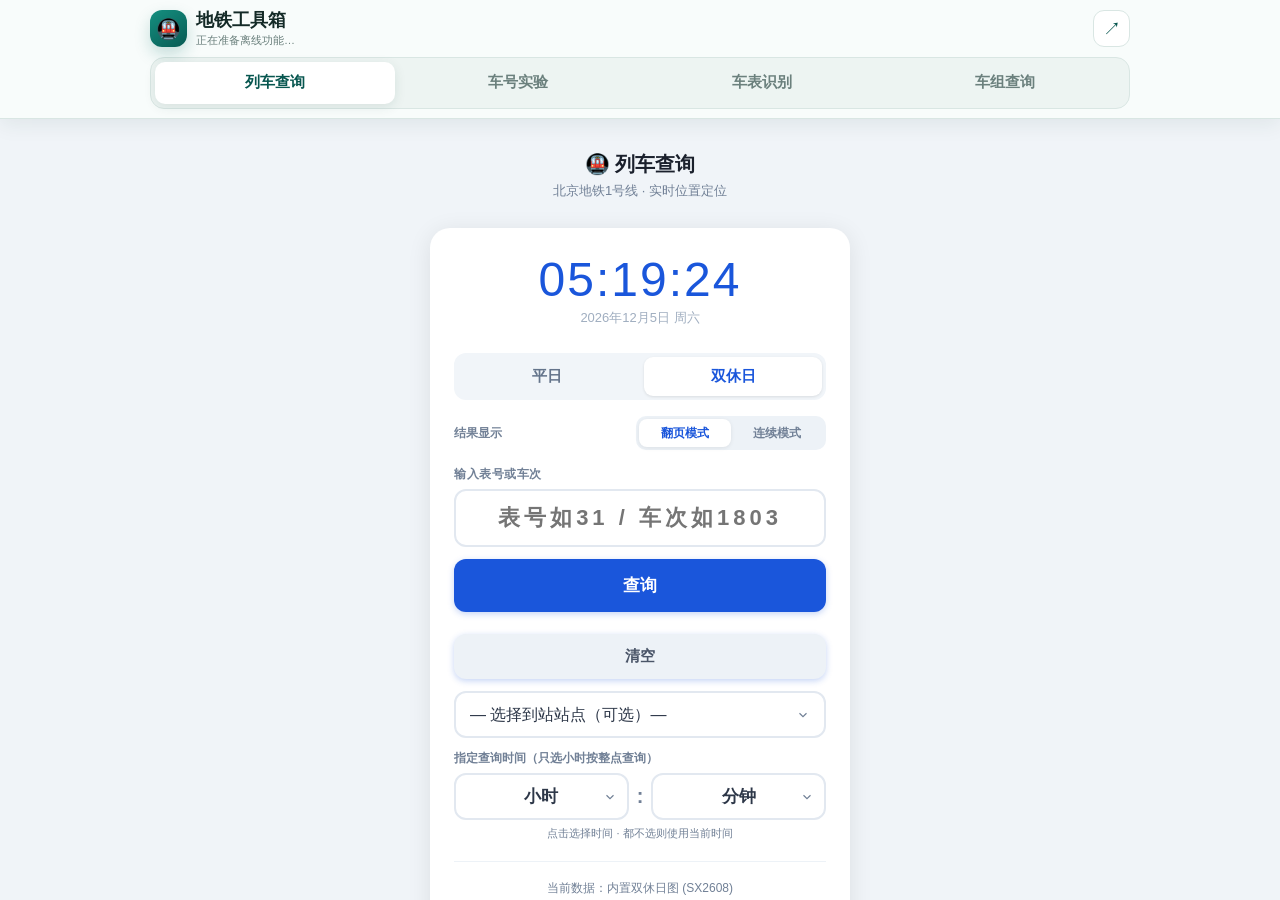
<file: index.html>
<!doctype html>
<html lang="zh-CN">
<head>
  <meta charset="utf-8">
  <meta name="viewport" content="width=device-width, initial-scale=1, viewport-fit=cover">
  <meta name="theme-color" content="#0b6f66">
  <meta name="apple-mobile-web-app-capable" content="yes">
  <meta name="apple-mobile-web-app-status-bar-style" content="default">
  <meta name="apple-mobile-web-app-title" content="地铁工具箱">
  <link rel="manifest" href="./manifest.webmanifest">
  <link rel="icon" href="./icon.svg" type="image/svg+xml">
  <link rel="apple-touch-icon" href="./icon.svg">
  <title>地铁工具箱</title>
  <style>
    :root {
      --brand: #0b6f66;
      --brand-dark: #07564f;
      --soft: #e5f3f0;
      --text: #142a27;
      --muted: #6b807d;
      --line: #d9e6e3;
      --header-h: 126px;
    }
    * { box-sizing: border-box; }
    html, body { margin: 0; width: 100%; height: 100%; overflow: hidden; }
    body {
      color: var(--text);
      background: #eef5f3;
      font-family: -apple-system, BlinkMacSystemFont, "SF Pro Text", "PingFang SC", "Microsoft YaHei", sans-serif;
    }
    button { font: inherit; -webkit-tap-highlight-color: transparent; }
    .shell { width: 100%; height: 100%; display: grid; grid-template-rows: auto 1fr; }
    .top {
      position: relative;
      z-index: 5;
      padding: max(10px, env(safe-area-inset-top)) 12px 9px;
      border-bottom: 1px solid var(--line);
      background: rgba(248, 252, 251, .96);
      box-shadow: 0 5px 20px rgba(20, 58, 52, .08);
      backdrop-filter: blur(18px);
    }
    .title-row {
      display: flex;
      align-items: center;
      justify-content: space-between;
      gap: 12px;
      width: min(980px, 100%);
      margin: 0 auto 9px;
    }
    .brand { display: flex; align-items: center; gap: 9px; min-width: 0; }
    .logo {
      width: 37px;
      height: 37px;
      display: grid;
      place-items: center;
      flex: 0 0 auto;
      border-radius: 12px;
      color: #fff;
      background: linear-gradient(145deg, #159080, #075a53);
      box-shadow: 0 7px 16px rgba(11, 111, 102, .22);
      font-size: 20px;
    }
    h1 { margin: 0; font-size: 18px; line-height: 1.15; }
    .status { margin-top: 2px; color: var(--muted); font-size: 11px; white-space: nowrap; }
    .open-btn {
      width: 37px;
      height: 37px;
      flex: 0 0 auto;
      border: 1px solid var(--line);
      border-radius: 11px;
      color: var(--brand-dark);
      background: #fff;
      cursor: pointer;
      font-size: 18px;
    }
    .tabs {
      width: min(980px, 100%);
      margin: 0 auto;
      padding: 4px;
      display: grid;
      grid-template-columns: repeat(4, 1fr);
      gap: 4px;
      border: 1px solid var(--line);
      border-radius: 14px;
      background: #edf4f2;
    }
    .tab {
      min-width: 0;
      min-height: 42px;
      padding: 0 5px;
      border: 0;
      border-radius: 10px;
      color: var(--muted);
      background: transparent;
      cursor: pointer;
      font-size: 14px;
      font-weight: 700;
      white-space: nowrap;
    }
    .tab.active { color: var(--brand-dark); background: #fff; box-shadow: 0 3px 12px rgba(19, 67, 60, .10); }
    .workspace { position: relative; min-height: 0; background: #f3f7f6; }
    .tool-frame { position: absolute; inset: 0; width: 100%; height: 100%; border: 0; display: none; background: #fff; }
    .tool-frame.active { display: block; }
    .loading {
      position: absolute;
      inset: 0;
      display: grid;
      place-items: center;
      color: var(--muted);
      font-size: 14px;
      pointer-events: none;
    }
    @media (min-width: 760px) {
      .top { padding-left: 20px; padding-right: 20px; }
      .tab { font-size: 15px; }
    }
    /* 手机横屏：标题和工具标签改为同一行，给工具本身留出更多高度 */
    @media (orientation: landscape) and (max-height: 600px) {
      .top {
        display: grid;
        grid-template-columns: minmax(150px, 32%) minmax(0, 1fr);
        align-items: center;
        gap: 8px;
        padding:
          4px max(8px, env(safe-area-inset-right))
          4px max(8px, env(safe-area-inset-left));
      }
      .title-row {
        width: 100%;
        margin: 0;
        gap: 7px;
      }
      .brand { gap: 6px; }
      .logo {
        width: 30px;
        height: 30px;
        border-radius: 9px;
        font-size: 16px;
      }
      h1 { font-size: 15px; }
      .status { display: none; }
      .open-btn {
        width: 30px;
        height: 30px;
        border-radius: 9px;
        font-size: 15px;
      }
      .tabs {
        width: 100%;
        margin: 0;
        padding: 3px;
        border-radius: 11px;
      }
      .tab {
        min-height: 32px;
        border-radius: 8px;
        font-size: 12px;
      }
    }
  </style>
</head>
<body>
  <main class="shell">
    <header class="top">
      <div class="title-row">
        <div class="brand">
          <div class="logo">🚇</div>
          <div>
            <h1>地铁工具箱</h1>
            <div class="status" id="statusText">正在准备离线功能…</div>
          </div>
        </div>
        <button class="open-btn" id="openTool" title="单独打开当前工具" aria-label="单独打开当前工具">↗</button>
      </div>
      <nav class="tabs" aria-label="工具选择">
        <button class="tab active" data-tool="train-query">列车查询</button>
        <button class="tab" data-tool="vehicle-query-lab">车号实验</button>
        <button class="tab" data-tool="trainsheet-ai">车表识别</button>
        <button class="tab" data-tool="group-query">车组查询</button>
      </nav>
    </header>
    <section class="workspace">
      <div class="loading" id="loading">正在加载工具…</div>
      <iframe class="tool-frame active" id="frame-train-query" src="./train-query/?v=2.8.7" title="列车查询" allow="clipboard-read; clipboard-write"></iframe>
      <iframe class="tool-frame" id="frame-vehicle-query-lab" data-src="./vehicle-query-lab-v016/?v=0.1.21" title="车号查询实验版 v0.1" allow="camera; clipboard-read; clipboard-write"></iframe>
      <iframe class="tool-frame" id="frame-trainsheet-ai" data-src="./trainsheet-ai/?v=2.7.12" title="车表识别" allow="camera; clipboard-read; clipboard-write"></iframe>
      <iframe class="tool-frame" id="frame-group-query" data-src="./group-query/?v=2.7.9" title="车组查询" allow="clipboard-read; clipboard-write"></iframe>
    </section>
  </main>
  <script>
    const TOOLS = {
      "train-query": "./train-query/?v=2.8.7",
      "vehicle-query-lab": "./vehicle-query-lab-v016/?v=0.1.21",
      "trainsheet-ai": "./trainsheet-ai/?v=2.7.12",
      "group-query": "./group-query/?v=2.7.9"
    };
    let activeTool = "train-query";
    let offlineReady = Boolean(navigator.serviceWorker && navigator.serviceWorker.controller);

    function selectTool(tool, updateHash = true) {
      if (!TOOLS[tool]) tool = "train-query";
      activeTool = tool;
      document.querySelectorAll(".tab").forEach(button => button.classList.toggle("active", button.dataset.tool === tool));
      document.querySelectorAll(".tool-frame").forEach(frame => frame.classList.toggle("active", frame.id === `frame-${tool}`));
      const frame = document.getElementById(`frame-${tool}`);
      if (!frame.getAttribute("src")) frame.src = frame.dataset.src;
      document.getElementById("loading").hidden = true;
      if (updateHash) history.replaceState(null, "", `#${tool}`);
    }

    function updateStatus() {
      const text = document.getElementById("statusText");
      if (!navigator.onLine) {
        text.textContent = offlineReady ? "当前已离线，工具仍可使用" : "当前离线，请先联网打开一次";
      } else {
        text.textContent = offlineReady ? "四个工具的离线包已就绪" : "正在准备离线功能…";
      }
    }

    async function registerOffline() {
      updateStatus();
      if (!("serviceWorker" in navigator)) {
        document.getElementById("statusText").textContent = "当前浏览器不支持完整离线模式";
        return;
      }
      try {
        await navigator.serviceWorker.register("./sw.js", {updateViaCache: "none"});
        await navigator.serviceWorker.ready;
        offlineReady = true;
        updateStatus();
      } catch {
        document.getElementById("statusText").textContent = "离线包准备失败，请刷新重试";
      }
    }

    document.querySelector(".tabs").addEventListener("click", event => {
      const button = event.target.closest("[data-tool]");
      if (button) selectTool(button.dataset.tool);
    });
    document.getElementById("openTool").addEventListener("click", () => window.open(TOOLS[activeTool], "_blank", "noopener"));
    window.addEventListener("online", updateStatus);
    window.addEventListener("offline", updateStatus);
    window.addEventListener("hashchange", () => selectTool(location.hash.slice(1), false));

    selectTool(location.hash.slice(1) || "train-query", false);
    registerOffline();
  </script>
</body>
</html>
</file>
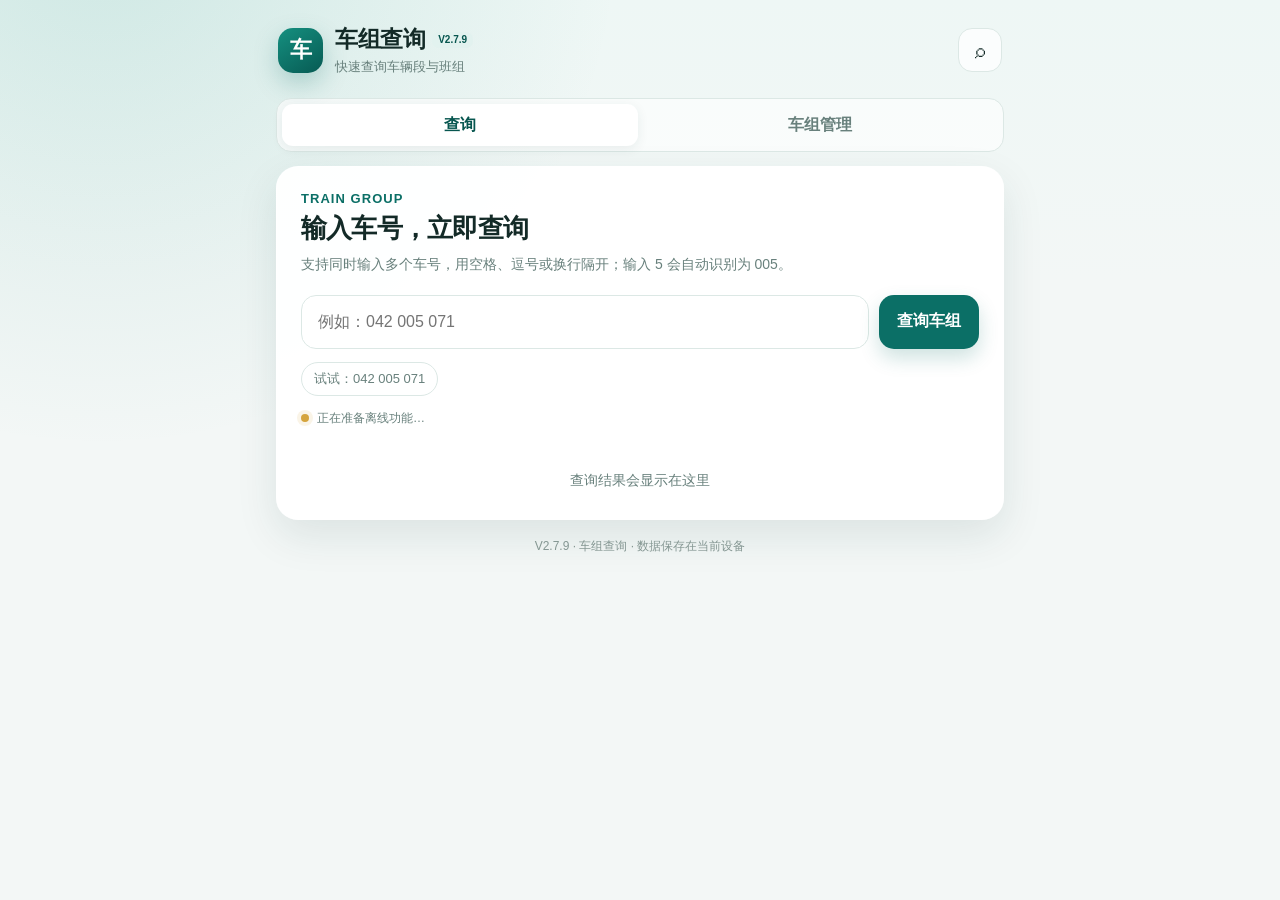
<file: group-query/index.html>
<!doctype html>
<html lang="zh-CN">
<head>
  <meta charset="utf-8">
  <meta name="viewport" content="width=device-width, initial-scale=1, viewport-fit=cover">
  <meta name="theme-color" content="#0b6f66">
  <meta name="apple-mobile-web-app-capable" content="yes">
  <meta name="apple-mobile-web-app-status-bar-style" content="default">
  <meta name="apple-mobile-web-app-title" content="车组查询">
  <link rel="manifest" href="./manifest.webmanifest">
  <link rel="icon" href="./icon.svg" type="image/svg+xml">
  <link rel="apple-touch-icon" href="./icon.svg">
  <title>车组查询</title>
  <style>
    :root {
      --bg: #f3f7f6;
      --card: rgba(255, 255, 255, .94);
      --text: #132a27;
      --muted: #68807c;
      --line: #dce8e5;
      --brand: #0b6f66;
      --brand-dark: #07564f;
      --brand-soft: #e2f2ef;
      --danger: #b84040;
      --danger-soft: #fff0f0;
      --shadow: 0 16px 42px rgba(20, 61, 55, .10);
      --radius: 22px;
    }

    * { box-sizing: border-box; }
    html { -webkit-text-size-adjust: 100%; }
    body {
      margin: 0;
      min-height: 100vh;
      color: var(--text);
      font-family: -apple-system, BlinkMacSystemFont, "SF Pro Text", "PingFang SC", "Microsoft YaHei", sans-serif;
      background:
        radial-gradient(circle at 8% -8%, rgba(54, 159, 144, .17), transparent 34%),
        linear-gradient(180deg, #eef7f5 0, var(--bg) 280px);
    }

    button, input, select { font: inherit; }
    button { -webkit-tap-highlight-color: transparent; }

    .app {
      width: min(760px, 100%);
      margin: 0 auto;
      padding: max(20px, env(safe-area-inset-top)) 16px calc(36px + env(safe-area-inset-bottom));
    }

    .topbar {
      display: flex;
      align-items: center;
      justify-content: space-between;
      gap: 16px;
      margin: 4px 2px 22px;
    }

    .brand { display: flex; align-items: center; gap: 12px; }
    .title-line { display: flex; align-items: center; gap: 7px; }
    .version-badge {
      padding: 3px 6px;
      border-radius: 7px;
      color: var(--brand-dark);
      background: var(--brand-soft);
      font-size: 10px;
      font-weight: 800;
      line-height: 1;
      white-space: nowrap;
    }
    .logo {
      width: 45px;
      height: 45px;
      display: grid;
      place-items: center;
      border-radius: 15px;
      color: #fff;
      background: linear-gradient(145deg, #159080, #075a53);
      box-shadow: 0 10px 24px rgba(11, 111, 102, .25);
      font-size: 22px;
      font-weight: 800;
    }
    h1 { margin: 0; font-size: 23px; letter-spacing: -.02em; }
    .subtitle { margin-top: 3px; color: var(--muted); font-size: 13px; }

    .icon-btn {
      width: 44px;
      height: 44px;
      border: 1px solid var(--line);
      border-radius: 14px;
      color: var(--text);
      background: rgba(255,255,255,.78);
      cursor: pointer;
      font-size: 20px;
    }

    .panel {
      border: 1px solid rgba(255,255,255,.82);
      border-radius: var(--radius);
      background: var(--card);
      box-shadow: var(--shadow);
      overflow: hidden;
    }

    .tabs {
      display: grid;
      grid-template-columns: 1fr 1fr;
      gap: 5px;
      margin: 0 0 14px;
      padding: 5px;
      border: 1px solid var(--line);
      border-radius: 15px;
      background: rgba(255,255,255,.65);
    }
    .tab {
      min-height: 42px;
      border: 0;
      border-radius: 11px;
      color: var(--muted);
      background: transparent;
      font-weight: 650;
      cursor: pointer;
    }
    .tab.active { color: var(--brand-dark); background: #fff; box-shadow: 0 3px 12px rgba(24,66,60,.08); }

    .view { display: none; }
    .view.active { display: block; }

    .query-card { padding: 24px; }
    .section-kicker { color: var(--brand); font-size: 13px; font-weight: 750; letter-spacing: .08em; }
    h2 { margin: 6px 0 8px; font-size: 26px; line-height: 1.25; letter-spacing: -.03em; }
    .hint { margin: 0 0 20px; color: var(--muted); font-size: 14px; line-height: 1.6; }

    .search-row { display: grid; grid-template-columns: 1fr auto; gap: 10px; }
    .input {
      width: 100%;
      min-height: 54px;
      padding: 0 16px;
      border: 1px solid var(--line);
      border-radius: 15px;
      outline: none;
      color: var(--text);
      background: #fff;
      transition: border-color .18s, box-shadow .18s;
    }
    .input:focus { border-color: #65aaa0; box-shadow: 0 0 0 4px rgba(11,111,102,.10); }
    .primary-btn, .secondary-btn, .danger-btn {
      min-height: 50px;
      border-radius: 15px;
      padding: 0 18px;
      border: 0;
      cursor: pointer;
      font-weight: 700;
    }
    .primary-btn { color: #fff; background: var(--brand); box-shadow: 0 9px 20px rgba(11,111,102,.20); }
    .primary-btn:active { background: var(--brand-dark); transform: translateY(1px); }
    .secondary-btn { color: var(--brand-dark); background: var(--brand-soft); }
    .danger-btn { color: var(--danger); background: var(--danger-soft); }

    .quick-row { display: flex; flex-wrap: wrap; gap: 8px; margin-top: 13px; }
    .offline-note {
      display: flex;
      align-items: center;
      gap: 8px;
      margin-top: 14px;
      color: var(--muted);
      font-size: 12px;
    }
    .status-dot {
      width: 8px;
      height: 8px;
      flex: 0 0 auto;
      border-radius: 50%;
      background: #d5a43d;
      box-shadow: 0 0 0 4px rgba(213,164,61,.12);
    }
    .offline-note.ready .status-dot { background: #269b75; box-shadow: 0 0 0 4px rgba(38,155,117,.12); }
    .offline-note.offline .status-dot { background: #68807c; box-shadow: 0 0 0 4px rgba(104,128,124,.12); }
    .chip {
      min-height: 34px;
      padding: 0 12px;
      border: 1px solid var(--line);
      border-radius: 999px;
      color: var(--muted);
      background: #fff;
      cursor: pointer;
      font-size: 13px;
    }

    .results { display: grid; gap: 10px; margin-top: 20px; }
    .result {
      display: grid;
      grid-template-columns: 62px 1fr auto;
      align-items: center;
      gap: 14px;
      min-height: 76px;
      padding: 13px 14px;
      border: 1px solid var(--line);
      border-radius: 17px;
      background: #fbfdfc;
      animation: rise .22s ease both;
    }
    @keyframes rise { from { opacity: 0; transform: translateY(5px); } }
    .train-no { font-size: 21px; font-weight: 800; letter-spacing: .04em; }
    .assignment { font-size: 17px; font-weight: 700; }
    .assignment small { display: block; margin-top: 4px; color: var(--muted); font-size: 12px; font-weight: 500; }
    .badge { padding: 6px 9px; border-radius: 9px; color: var(--brand-dark); background: var(--brand-soft); font-size: 12px; font-weight: 700; }
    .result.unknown { border-color: #edd6d6; background: #fffafa; }
    .result.unknown .assignment { color: var(--danger); }
    .result.unknown .badge { color: var(--danger); background: var(--danger-soft); }
    .empty { padding: 25px 8px 5px; text-align: center; color: var(--muted); font-size: 14px; }

    .manager { padding: 20px; }
    .manager-head { display: flex; justify-content: space-between; align-items: flex-start; gap: 14px; margin-bottom: 16px; }
    .manager h2 { margin-top: 0; font-size: 22px; }
    .count { flex: 0 0 auto; padding: 7px 10px; border-radius: 10px; background: var(--brand-soft); color: var(--brand-dark); font-size: 13px; font-weight: 750; }

    .editor {
      display: grid;
      gap: 13px;
      margin-bottom: 18px;
      padding: 16px;
      border: 1px solid var(--line);
      border-radius: 18px;
      background: #f9fcfb;
    }
    .editor-grid { display: grid; grid-template-columns: 1fr 1fr; gap: 10px; }
    label { display: grid; gap: 7px; color: var(--muted); font-size: 13px; font-weight: 650; }
    select.input { appearance: none; background-image: linear-gradient(45deg, transparent 50%, #66817d 50%), linear-gradient(135deg, #66817d 50%, transparent 50%); background-position: calc(100% - 19px) 23px, calc(100% - 14px) 23px; background-size: 5px 5px; background-repeat: no-repeat; }
    .checkline { display: flex; align-items: center; gap: 9px; color: var(--text); font-size: 14px; }
    .checkline input { width: 19px; height: 19px; accent-color: var(--brand); }
    .editor-actions { display: grid; grid-template-columns: 1fr auto; gap: 9px; }

    .toolbar { display: grid; grid-template-columns: 1fr auto; gap: 9px; margin-bottom: 12px; }
    .toolbar .input { min-height: 46px; }
    .mini-btn { min-height: 46px; border: 1px solid var(--line); border-radius: 13px; padding: 0 14px; background: #fff; color: var(--brand-dark); font-weight: 700; cursor: pointer; }

    .data-list { display: grid; gap: 8px; max-height: 480px; overflow: auto; padding-right: 2px; }
    .data-item {
      display: grid;
      grid-template-columns: 54px 1fr auto;
      align-items: center;
      gap: 10px;
      min-height: 58px;
      padding: 9px 10px 9px 12px;
      border: 1px solid var(--line);
      border-radius: 14px;
      background: #fff;
    }
    .data-no { font-weight: 800; }
    .data-value { min-width: 0; overflow: hidden; text-overflow: ellipsis; white-space: nowrap; font-size: 14px; }
    .item-actions { display: flex; gap: 4px; }
    .small-icon {
      width: 35px;
      height: 35px;
      border: 0;
      border-radius: 10px;
      background: #f0f6f5;
      cursor: pointer;
    }
    .small-icon.delete { color: var(--danger); background: var(--danger-soft); }

    .backup {
      margin-top: 18px;
      padding-top: 16px;
      border-top: 1px solid var(--line);
    }
    .backup h3 { margin: 0 0 6px; font-size: 16px; }
    .backup p { margin: 0 0 12px; color: var(--muted); font-size: 13px; line-height: 1.55; }
    .backup-actions { display: flex; flex-wrap: wrap; gap: 8px; }
    .backup-actions button, .file-label {
      display: inline-flex;
      align-items: center;
      min-height: 41px;
      padding: 0 13px;
      border: 1px solid var(--line);
      border-radius: 12px;
      color: var(--text);
      background: #fff;
      cursor: pointer;
      font-size: 13px;
      font-weight: 650;
    }
    .backup-actions .reset { color: var(--danger); }
    .file-label input { display: none; }

    .toast {
      position: fixed;
      left: 50%;
      bottom: calc(22px + env(safe-area-inset-bottom));
      z-index: 10;
      max-width: calc(100% - 32px);
      padding: 11px 16px;
      border-radius: 12px;
      color: #fff;
      background: rgba(19,42,39,.94);
      box-shadow: 0 10px 30px rgba(0,0,0,.18);
      opacity: 0;
      pointer-events: none;
      transform: translate(-50%, 12px);
      transition: .2s ease;
      white-space: nowrap;
      font-size: 14px;
    }
    .toast.show { opacity: 1; transform: translate(-50%, 0); }

    footer { padding: 18px 4px 0; text-align: center; color: #849692; font-size: 12px; }

    @media (max-width: 560px) {
      .app { padding-left: 12px; padding-right: 12px; }
      .query-card, .manager { padding: 18px; }
      .search-row { grid-template-columns: 1fr; }
      .primary-btn { width: 100%; }
      .editor-grid { grid-template-columns: 1fr; }
      .result { grid-template-columns: 56px 1fr; }
      .result .badge { grid-column: 2; justify-self: start; margin-top: -7px; }
      h2 { font-size: 23px; }
    }

    /* 手机横屏：查询与结果、编辑与列表分别左右并排，减少上下滚动 */
    @media (max-height: 600px) and (min-width: 560px) {
      html, body {
        height: 100%;
        overflow: hidden;
      }
      body {
        min-height: 0;
        background: var(--bg);
      }
      .app {
        width: 100%;
        height: 100%;
        padding:
          6px max(10px, env(safe-area-inset-right))
          6px max(10px, env(safe-area-inset-left));
        display: grid;
        grid-template-columns: minmax(180px, 32%) minmax(0, 1fr);
        grid-template-rows: auto minmax(0, 1fr);
        gap: 6px 10px;
      }
      .topbar {
        min-width: 0;
        margin: 0;
        gap: 8px;
      }
      .brand { min-width: 0; gap: 8px; }
      .logo {
        width: 34px;
        height: 34px;
        border-radius: 11px;
        font-size: 17px;
      }
      h1 { font-size: 17px; }
      .version-badge { padding: 3px 5px; font-size: 9px; }
      .subtitle { display: none; }
      .icon-btn {
        width: 34px;
        height: 34px;
        flex: 0 0 auto;
        border-radius: 11px;
        font-size: 17px;
      }
      .tabs {
        align-self: center;
        margin: 0;
        padding: 3px;
        border-radius: 12px;
      }
      .tab {
        min-height: 34px;
        border-radius: 9px;
        font-size: 13px;
      }
      .view.active {
        grid-column: 1 / -1;
        min-height: 0;
        overflow: auto;
        -webkit-overflow-scrolling: touch;
      }
      #queryView { overflow: hidden; }
      footer { display: none; }

      .query-card {
        height: 100%;
        min-height: 0;
        padding: 10px 12px;
        display: grid;
        grid-template-columns: minmax(230px, .88fr) minmax(280px, 1.12fr);
        grid-template-rows: auto auto auto auto minmax(0, 1fr);
        gap: 0 14px;
      }
      .query-card .section-kicker { display: none; }
      .query-card h2 {
        grid-column: 1;
        grid-row: 1;
        margin: 0 0 4px;
        font-size: 19px;
      }
      .query-card > .hint {
        grid-column: 1;
        grid-row: 2;
        margin: 0 0 7px;
        font-size: 12px;
        line-height: 1.35;
      }
      .search-row {
        grid-column: 1;
        grid-row: 3;
        grid-template-columns: minmax(0, 1fr) auto;
        gap: 7px;
      }
      .search-row .input {
        min-height: 43px;
        padding: 0 12px;
        border-radius: 12px;
      }
      .search-row .primary-btn {
        width: auto;
        min-height: 43px;
        padding: 0 14px;
        border-radius: 12px;
      }
      .quick-row {
        grid-column: 1;
        grid-row: 4;
        max-height: 32px;
        margin-top: 7px;
        gap: 5px;
        overflow: hidden;
      }
      .chip {
        min-height: 30px;
        padding: 0 9px;
        font-size: 12px;
      }
      .offline-note {
        grid-column: 1;
        grid-row: 5;
        align-self: end;
        margin-top: 6px;
        font-size: 11px;
      }
      .results {
        grid-column: 2;
        grid-row: 1 / -1;
        min-height: 0;
        margin-top: 0;
        padding-right: 2px;
        align-content: start;
        overflow: auto;
        overscroll-behavior: contain;
      }
      .result {
        grid-template-columns: 54px minmax(0, 1fr) auto;
        gap: 10px;
        min-height: 58px;
        padding: 9px 11px;
        border-radius: 14px;
      }
      .result .badge {
        grid-column: auto;
        justify-self: auto;
        margin-top: 0;
      }
      .train-no { font-size: 18px; }
      .assignment { font-size: 15px; }
      .assignment small { margin-top: 2px; font-size: 11px; }
      .badge { padding: 5px 8px; font-size: 11px; }
      .empty {
        height: 100%;
        min-height: 80px;
        padding: 0 8px;
        display: grid;
        place-items: center;
      }

      .manager {
        min-height: 100%;
        padding: 10px 12px;
        display: grid;
        grid-template-columns: minmax(240px, .88fr) minmax(280px, 1.12fr);
        grid-template-rows: auto minmax(0, 1fr) auto;
        gap: 8px 12px;
        overflow: hidden;
      }
      .manager-head {
        grid-column: 1;
        grid-row: 1;
        align-items: center;
        margin: 0;
      }
      .manager h2 { margin: 0; font-size: 18px; }
      .manager-head .hint { display: none; }
      .count { padding: 5px 8px; font-size: 11px; }
      .editor {
        grid-column: 1;
        grid-row: 2;
        min-height: 0;
        margin: 0;
        padding: 10px;
        gap: 8px;
        border-radius: 14px;
        overflow: auto;
      }
      .editor-grid { grid-template-columns: 1fr 1fr; gap: 7px; }
      label { gap: 4px; font-size: 11px; }
      .editor .input {
        min-height: 39px;
        padding: 0 11px;
        border-radius: 11px;
      }
      select.input {
        background-position: calc(100% - 17px) 17px, calc(100% - 12px) 17px;
      }
      .checkline { font-size: 12px; }
      .checkline input { width: 17px; height: 17px; }
      .editor-actions { gap: 7px; }
      .editor-actions .primary-btn,
      .editor-actions .secondary-btn {
        width: auto;
        min-height: 39px;
        border-radius: 11px;
      }
      .toolbar {
        grid-column: 2;
        grid-row: 1;
        margin: 0;
        gap: 7px;
      }
      .toolbar .input,
      .mini-btn {
        min-height: 38px;
        border-radius: 11px;
      }
      .data-list {
        grid-column: 2;
        grid-row: 2 / 4;
        min-height: 0;
        max-height: none;
        overscroll-behavior: contain;
      }
      .data-item {
        min-height: 50px;
        padding-top: 7px;
        padding-bottom: 7px;
      }
      .small-icon { width: 33px; height: 33px; }
      .backup {
        grid-column: 1;
        grid-row: 3;
        margin: 0;
        padding-top: 7px;
      }
      .backup h3 { margin-bottom: 6px; font-size: 13px; }
      .backup p { display: none; }
      .backup-actions { flex-wrap: nowrap; gap: 5px; }
      .backup-actions button,
      .file-label {
        min-height: 34px;
        padding: 0 8px;
        font-size: 11px;
      }
      .toast {
        bottom: max(10px, env(safe-area-inset-bottom));
        font-size: 12px;
      }
    }
  </style>
</head>
<body>
  <main class="app">
    <header class="topbar">
      <div class="brand">
        <div class="logo">车</div>
        <div>
          <div class="title-line">
            <h1>车组查询</h1>
            <span class="version-badge">V2.7.9</span>
          </div>
          <div class="subtitle">快速查询车辆段与班组</div>
        </div>
      </div>
      <button class="icon-btn" id="focusSearch" title="开始查询" aria-label="开始查询">⌕</button>
    </header>

    <nav class="tabs" aria-label="页面切换">
      <button class="tab active" data-view="queryView">查询</button>
      <button class="tab" data-view="manageView">车组管理</button>
    </nav>

    <section class="view active" id="queryView">
      <div class="panel query-card">
        <div class="section-kicker">TRAIN GROUP</div>
        <h2>输入车号，立即查询</h2>
        <p class="hint">支持同时输入多个车号，用空格、逗号或换行隔开；输入 5 会自动识别为 005。</p>
        <div class="search-row">
          <input class="input" id="queryInput" type="text" autocomplete="off" autocapitalize="none" autocorrect="off" spellcheck="false" enterkeyhint="search" placeholder="例如：042 005 071" aria-label="车组编号">
          <button class="primary-btn" id="queryBtn">查询车组</button>
        </div>
        <div class="quick-row" id="recentQueries"></div>
        <div class="offline-note" id="offlineNote">
          <span class="status-dot"></span>
          <span id="offlineStatus">正在准备离线功能…</span>
        </div>
        <div class="results" id="results">
          <div class="empty">查询结果会显示在这里</div>
        </div>
      </div>
    </section>

    <section class="view" id="manageView">
      <div class="panel manager">
        <div class="manager-head">
          <div>
            <h2>车组管理</h2>
            <p class="hint">新增后立即可以查询，数据会自动保存在当前浏览器。</p>
          </div>
          <div class="count" id="dataCount">0 条</div>
        </div>

        <form class="editor" id="editorForm">
          <label>车组编号
            <input class="input" id="editNo" inputmode="numeric" maxlength="3" placeholder="例如：113" required>
          </label>
          <div class="editor-grid">
            <label>车辆段
              <select class="input" id="editDepot">
                <option value="古城">古城</option>
                <option value="四惠">四惠</option>
                <option value="土桥">土桥</option>
                <option value="__custom__">自定义…</option>
              </select>
            </label>
            <label>班组
              <select class="input" id="editTeam">
                <option value="甲班">甲班</option>
                <option value="乙班">乙班</option>
                <option value="丙班">丙班</option>
                <option value="丁班">丁班</option>
                <option value="__custom__">自定义…</option>
              </select>
            </label>
          </div>
          <div class="editor-grid" id="customFields" hidden>
            <label id="customDepotWrap" hidden>自定义车辆段
              <input class="input" id="customDepot" placeholder="输入车辆段名称">
            </label>
            <label id="customTeamWrap" hidden>自定义班组
              <input class="input" id="customTeam" placeholder="输入班组名称">
            </label>
          </div>
          <label class="checkline"><input type="checkbox" id="isNewTrain"> 标记为新车</label>
          <div class="editor-actions">
            <button class="primary-btn" type="submit" id="saveBtn">添加车组</button>
            <button class="secondary-btn" type="button" id="cancelEdit" hidden>取消</button>
          </div>
        </form>

        <div class="toolbar">
          <input class="input" id="filterInput" placeholder="搜索车号、车辆段或班组" aria-label="筛选车组">
          <button class="mini-btn" id="sortBtn" type="button">车号 ↑</button>
        </div>
        <div class="data-list" id="dataList"></div>

        <div class="backup">
          <h3>备份与恢复</h3>
          <p>新增数据只保存在当前浏览器。建议修改后导出一份备份，换手机时再导入。</p>
          <div class="backup-actions">
            <button type="button" id="exportBtn">导出备份</button>
            <label class="file-label">导入备份<input type="file" id="importInput" accept="application/json,.json"></label>
            <button type="button" class="reset" id="resetBtn">恢复初始数据</button>
          </div>
        </div>
      </div>
    </section>

    <footer>V2.7.9 · 车组查询 · 数据保存在当前设备</footer>
  </main>
  <div class="toast" id="toast" role="status"></div>

  <script>
    const INITIAL_DATA = {
      "042":"古城 甲班","043":"古城 甲班","050":"古城 甲班","051":"古城 甲班","059":"古城 甲班","060":"古城 甲班","061":"古城 甲班","069":"古城 甲班","070":"古城 甲班",
      "039":"古城 乙班","040":"古城 乙班","048":"古城 乙班","049":"古城 乙班","057":"古城 乙班","058":"古城 乙班","066":"古城 乙班","067":"古城 乙班","068":"古城 乙班",
      "036":"古城 丙班","037":"古城 丙班","046":"古城 丙班","047":"古城 丙班","054":"古城 丙班","055":"古城 丙班","056":"古城 丙班","064":"古城 丙班","065":"古城 丙班",
      "033":"古城 丁班","034":"古城 丁班","041":"古城 丁班","044":"古城 丁班","045":"古城 丁班","052":"古城 丁班","053":"古城 丁班","062":"古城 丁班","063":"古城 丁班",
      "005":"四惠 甲班","019":"四惠 甲班","027":"四惠 甲班","106":"四惠 甲班","109":"四惠 甲班","110":"四惠 甲班","009":"四惠 甲班（新车）","007":"四惠 甲班（新车）",
      "014":"四惠 乙班","017":"四惠 乙班","025":"四惠 乙班","101":"四惠 乙班","102":"四惠 乙班","111":"四惠 乙班","112":"四惠 乙班","006":"四惠 乙班（新车）",
      "002":"四惠 丙班","016":"四惠 丙班","029":"四惠 丙班","032":"四惠 丙班","035":"四惠 丙班","038":"四惠 丙班","024":"四惠 丙班（新车）",
      "015":"四惠 丁班","018":"四惠 丁班","028":"四惠 丁班","030":"四惠 丁班","031":"四惠 丁班","020":"四惠 丁班（新车）","008":"四惠 丁班（新车）","004":"四惠 丁班（新车）",
      "071":"土桥 甲班","074":"土桥 甲班","077":"土桥 甲班","083":"土桥 甲班","087":"土桥 甲班","093":"土桥 甲班","095":"土桥 甲班","099":"土桥 甲班","104":"土桥 甲班",
      "073":"土桥 乙班","075":"土桥 乙班","081":"土桥 乙班","084":"土桥 乙班","085":"土桥 乙班","088":"土桥 乙班","096":"土桥 乙班","105":"土桥 乙班","108":"土桥 乙班",
      "072":"土桥 丙班","076":"土桥 丙班","082":"土桥 丙班","086":"土桥 丙班","092":"土桥 丙班","094":"土桥 丙班","097":"土桥 丙班","107":"土桥 丙班",
      "078":"土桥 丁班","079":"土桥 丁班","080":"土桥 丁班","089":"土桥 丁班","090":"土桥 丁班","091":"土桥 丁班","098":"土桥 丁班","100":"土桥 丁班","103":"土桥 丁班"
    };

    const STORAGE_KEY = "train-group-query-data-v1";
    const RECENT_KEY = "train-group-query-recent-v1";
    let data = loadData();
    let editingOriginal = null;
    let sortAscending = true;
    let toastTimer;
    let offlineReady = Boolean(navigator.serviceWorker && navigator.serviceWorker.controller);

    const $ = (id) => document.getElementById(id);
    const escapeHtml = (value) => String(value).replace(/[&<>'"]/g, c => ({'&':'&amp;','<':'&lt;','>':'&gt;',"'":'&#39;','"':'&quot;'}[c]));

    function loadData() {
      try {
        const saved = JSON.parse(localStorage.getItem(STORAGE_KEY));
        return saved && typeof saved === "object" && !Array.isArray(saved) ? saved : {...INITIAL_DATA};
      } catch { return {...INITIAL_DATA}; }
    }

    function saveData(message) {
      localStorage.setItem(STORAGE_KEY, JSON.stringify(data));
      updateCount();
      renderDataList();
      if (message) showToast(message);
    }

    function normalizeNo(value) {
      const cleaned = String(value).trim().replace(/^车/, "");
      return /^\d{1,3}$/.test(cleaned) ? cleaned.padStart(3, "0") : null;
    }

    function splitQuery(value) {
      return String(value).split(/[\s,，、;；]+/).map(v => v.trim()).filter(Boolean);
    }

    function runQuery() {
      const rawItems = splitQuery($("queryInput").value);
      const items = rawItems.map(raw => ({raw, no: normalizeNo(raw)}));
      if (!items.length) {
        $("results").innerHTML = '<div class="empty">请先输入车号</div>';
        $("queryInput").focus();
        return;
      }

      $("results").innerHTML = items.map(({raw, no}, index) => {
        const value = no ? data[no] : null;
        if (!no || !value) {
          return `<div class="result unknown" style="animation-delay:${index * 35}ms"><div class="train-no">${escapeHtml(no || raw)}</div><div class="assignment">未录入<small>${no ? "可以到“车组管理”中添加" : "车号格式不正确"}</small></div><div class="badge">未找到</div></div>`;
        }
        const isNew = value.includes("新车");
        return `<div class="result" style="animation-delay:${index * 35}ms"><div class="train-no">${escapeHtml(no)}</div><div class="assignment">${escapeHtml(value)}<small>车组信息</small></div><div class="badge">${isNew ? "新车" : "已找到"}</div></div>`;
      }).join("");

      rememberQuery(items.filter(x => x.no).map(x => x.no).join(" "));
      renderRecent();
    }

    function rememberQuery(query) {
      if (!query) return;
      let recent = [];
      try { recent = JSON.parse(localStorage.getItem(RECENT_KEY)) || []; } catch {}
      recent = [query, ...recent.filter(x => x !== query)].slice(0, 4);
      localStorage.setItem(RECENT_KEY, JSON.stringify(recent));
    }

    function renderRecent() {
      let recent = [];
      try { recent = JSON.parse(localStorage.getItem(RECENT_KEY)) || []; } catch {}
      $("recentQueries").innerHTML = recent.length
        ? '<span style="align-self:center;color:var(--muted);font-size:12px">最近：</span>' + recent.map(q => `<button class="chip" data-query="${escapeHtml(q)}">${escapeHtml(q)}</button>`).join("")
        : '<button class="chip" data-query="042 005 071">试试：042 005 071</button>';
    }

    function switchView(viewId) {
      document.querySelectorAll(".tab").forEach(tab => tab.classList.toggle("active", tab.dataset.view === viewId));
      document.querySelectorAll(".view").forEach(view => view.classList.toggle("active", view.id === viewId));
      if (viewId === "manageView") renderDataList();
    }

    function updateCustomFields() {
      const depotCustom = $("editDepot").value === "__custom__";
      const teamCustom = $("editTeam").value === "__custom__";
      $("customFields").hidden = !depotCustom && !teamCustom;
      $("customDepotWrap").hidden = !depotCustom;
      $("customTeamWrap").hidden = !teamCustom;
    }

    function getAssignment() {
      const depot = $("editDepot").value === "__custom__" ? $("customDepot").value.trim() : $("editDepot").value;
      const team = $("editTeam").value === "__custom__" ? $("customTeam").value.trim() : $("editTeam").value;
      if (!depot || !team) return null;
      return `${depot} ${team}${$("isNewTrain").checked ? "（新车）" : ""}`;
    }

    function handleSave(event) {
      event.preventDefault();
      const no = normalizeNo($("editNo").value);
      const assignment = getAssignment();
      if (!no) return showToast("请输入 1—3 位数字车号");
      if (!assignment) return showToast("请填写完整的车辆段和班组");

      if (!editingOriginal && data[no] && !confirm(`${no} 已存在，是否覆盖原信息？`)) return;
      if (editingOriginal && editingOriginal !== no) delete data[editingOriginal];
      data[no] = assignment;
      resetEditor();
      saveData(editingOriginal ? "车组信息已更新" : `已添加 ${no}`);
    }

    function parseAssignment(value) {
      const isNew = value.includes("（新车）");
      const clean = value.replace("（新车）", "").trim();
      const firstSpace = clean.indexOf(" ");
      return {
        depot: firstSpace > -1 ? clean.slice(0, firstSpace) : clean,
        team: firstSpace > -1 ? clean.slice(firstSpace + 1) : "",
        isNew
      };
    }

    function startEdit(no) {
      const parsed = parseAssignment(data[no]);
      editingOriginal = no;
      $("editNo").value = no;
      setSelectOrCustom("editDepot", "customDepot", parsed.depot);
      setSelectOrCustom("editTeam", "customTeam", parsed.team);
      $("isNewTrain").checked = parsed.isNew;
      updateCustomFields();
      $("saveBtn").textContent = "保存修改";
      $("cancelEdit").hidden = false;
      $("editorForm").scrollIntoView({behavior:"smooth", block:"center"});
    }

    function setSelectOrCustom(selectId, inputId, value) {
      const select = $(selectId);
      const exists = Array.from(select.options).some(option => option.value === value);
      select.value = exists ? value : "__custom__";
      $(inputId).value = exists ? "" : value;
    }

    function resetEditor() {
      editingOriginal = null;
      $("editorForm").reset();
      $("editDepot").value = "古城";
      $("editTeam").value = "甲班";
      $("customDepot").value = "";
      $("customTeam").value = "";
      $("saveBtn").textContent = "添加车组";
      $("cancelEdit").hidden = true;
      updateCustomFields();
    }

    function deleteItem(no) {
      if (!confirm(`确定删除 ${no}：${data[no]} 吗？`)) return;
      delete data[no];
      if (editingOriginal === no) resetEditor();
      saveData(`已删除 ${no}`);
    }

    function filteredEntries() {
      const keyword = $("filterInput").value.trim().toLowerCase();
      return Object.entries(data)
        .filter(([no, value]) => !keyword || no.includes(keyword) || value.toLowerCase().includes(keyword))
        .sort((a, b) => sortAscending ? Number(a[0]) - Number(b[0]) : Number(b[0]) - Number(a[0]));
    }

    function renderDataList() {
      const entries = filteredEntries();
      $("dataList").innerHTML = entries.length ? entries.map(([no, value]) => `
        <div class="data-item">
          <div class="data-no">${escapeHtml(no)}</div>
          <div class="data-value" title="${escapeHtml(value)}">${escapeHtml(value)}</div>
          <div class="item-actions">
            <button class="small-icon" data-edit="${no}" title="修改 ${no}" aria-label="修改 ${no}">✎</button>
            <button class="small-icon delete" data-delete="${no}" title="删除 ${no}" aria-label="删除 ${no}">×</button>
          </div>
        </div>`).join("") : '<div class="empty">没有符合条件的数据</div>';
    }

    function updateCount() { $("dataCount").textContent = `${Object.keys(data).length} 条`; }

    function exportBackup() {
      const payload = {app:"车组查询", version:1, exportedAt:new Date().toISOString(), data};
      const blob = new Blob([JSON.stringify(payload, null, 2)], {type:"application/json"});
      const url = URL.createObjectURL(blob);
      const a = document.createElement("a");
      a.href = url;
      a.download = `车组查询备份-${new Date().toISOString().slice(0,10)}.json`;
      a.click();
      URL.revokeObjectURL(url);
      showToast("备份已导出");
    }

    async function importBackup(file) {
      try {
        const parsed = JSON.parse(await file.text());
        const imported = parsed.data || parsed;
        if (!imported || typeof imported !== "object" || Array.isArray(imported)) throw new Error();
        const cleaned = {};
        for (const [rawNo, rawValue] of Object.entries(imported)) {
          const no = normalizeNo(rawNo);
          const value = String(rawValue).trim();
          if (no && value) cleaned[no] = value;
        }
        if (!Object.keys(cleaned).length) throw new Error();
        if (!confirm(`将导入 ${Object.keys(cleaned).length} 条数据，并覆盖当前数据。是否继续？`)) return;
        data = cleaned;
        resetEditor();
        saveData("备份导入成功");
      } catch { showToast("备份文件无法识别"); }
      finally { $("importInput").value = ""; }
    }

    function resetData() {
      if (!confirm("确定恢复最初的 102 条车组数据吗？你后来添加和修改的内容会被清除。")) return;
      data = {...INITIAL_DATA};
      resetEditor();
      saveData("已恢复初始数据");
    }

    function showToast(message) {
      clearTimeout(toastTimer);
      $("toast").textContent = message;
      $("toast").classList.add("show");
      toastTimer = setTimeout(() => $("toast").classList.remove("show"), 1800);
    }

    function updateOfflineStatus() {
      const note = $("offlineNote");
      note.classList.toggle("offline", !navigator.onLine);
      note.classList.toggle("ready", navigator.onLine && offlineReady);
      if (!navigator.onLine) {
        $("offlineStatus").textContent = offlineReady ? "当前已离线，仍可正常使用" : "当前离线，请联网打开一次以启用离线功能";
      } else {
        $("offlineStatus").textContent = offlineReady ? "离线功能已就绪" : "正在准备离线功能…";
      }
    }

    async function enableOfflineMode() {
      updateOfflineStatus();
      if (!("serviceWorker" in navigator)) {
        $("offlineStatus").textContent = "当前浏览器不支持完整离线模式";
        return;
      }
      try {
        await navigator.serviceWorker.register("./sw.js", {updateViaCache: "none"});
        await navigator.serviceWorker.ready;
        offlineReady = true;
        updateOfflineStatus();
      } catch {
        $("offlineStatus").textContent = navigator.onLine ? "离线功能准备失败，请刷新重试" : "当前已离线";
      }
    }

    document.querySelectorAll(".tab").forEach(tab => tab.addEventListener("click", () => switchView(tab.dataset.view)));
    $("queryBtn").addEventListener("click", runQuery);
    $("queryInput").addEventListener("keydown", event => { if (event.key === "Enter") runQuery(); });
    $("focusSearch").addEventListener("click", () => { switchView("queryView"); $("queryInput").focus(); });
    $("recentQueries").addEventListener("click", event => {
      const button = event.target.closest("[data-query]");
      if (!button) return;
      $("queryInput").value = button.dataset.query;
      runQuery();
    });
    $("editDepot").addEventListener("change", updateCustomFields);
    $("editTeam").addEventListener("change", updateCustomFields);
    $("editorForm").addEventListener("submit", handleSave);
    $("cancelEdit").addEventListener("click", resetEditor);
    $("filterInput").addEventListener("input", renderDataList);
    $("sortBtn").addEventListener("click", () => {
      sortAscending = !sortAscending;
      $("sortBtn").textContent = `车号 ${sortAscending ? "↑" : "↓"}`;
      renderDataList();
    });
    $("dataList").addEventListener("click", event => {
      const edit = event.target.closest("[data-edit]");
      const del = event.target.closest("[data-delete]");
      if (edit) startEdit(edit.dataset.edit);
      if (del) deleteItem(del.dataset.delete);
    });
    $("exportBtn").addEventListener("click", exportBackup);
    $("importInput").addEventListener("change", event => { if (event.target.files[0]) importBackup(event.target.files[0]); });
    $("resetBtn").addEventListener("click", resetData);
    window.addEventListener("online", () => { updateOfflineStatus(); showToast("网络已恢复"); });
    window.addEventListener("offline", () => { updateOfflineStatus(); showToast("已离线，仍可继续使用"); });

    updateCount();
    renderDataList();
    renderRecent();
    enableOfflineMode();
  </script>
</body>
</html>
</file>
